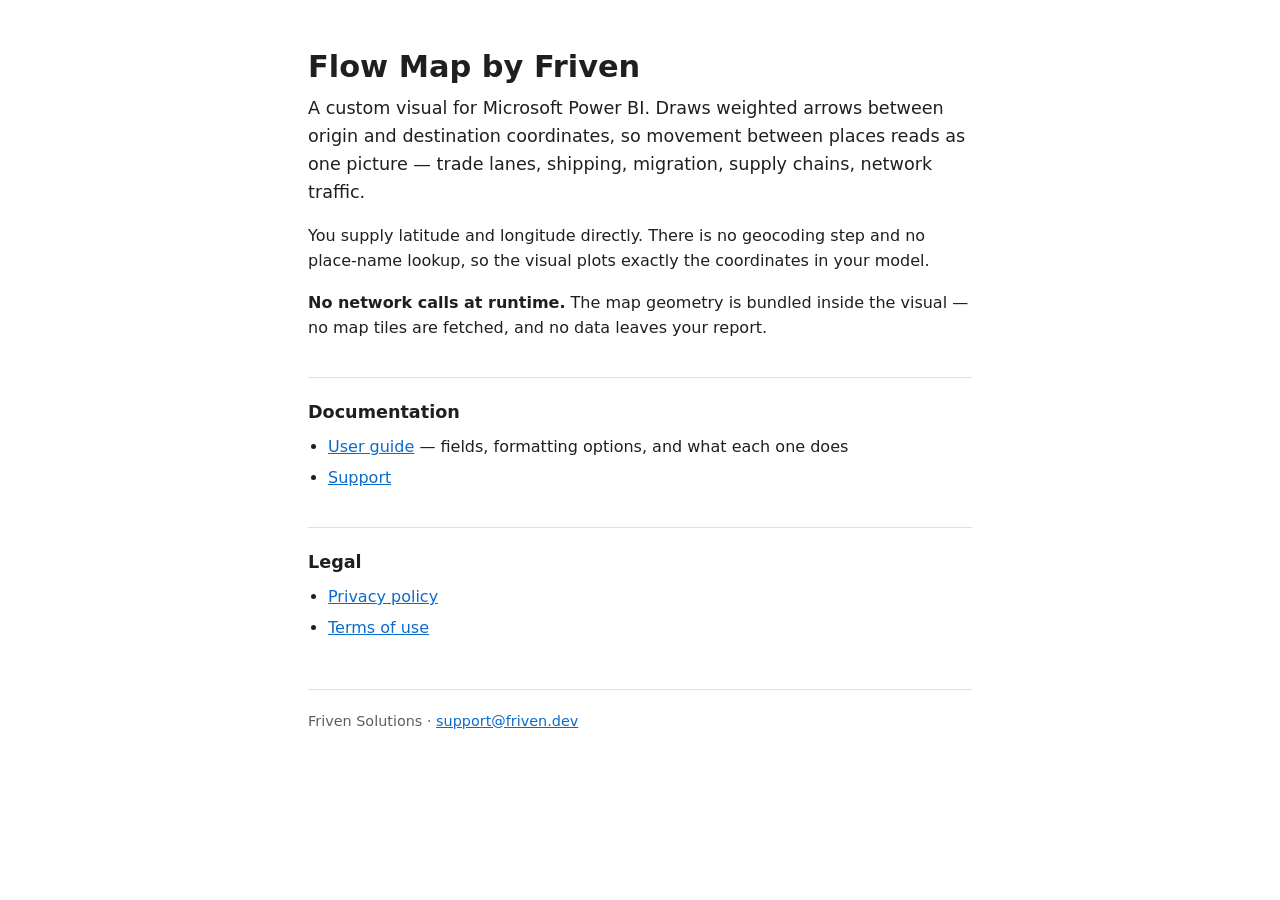
<file: index.html>
<!DOCTYPE html>
<html lang="en">
<head>
<meta charset="utf-8">
<meta name="viewport" content="width=device-width, initial-scale=1">
<title>Flow Map by Friven — Power BI visual</title>
<link rel="stylesheet" href="style.css">
</head>
<body>
<main>
  <h1>Flow Map by Friven</h1>
  <p class="lede">A custom visual for Microsoft Power BI. Draws weighted arrows between origin and
  destination coordinates, so movement between places reads as one picture — trade lanes, shipping,
  migration, supply chains, network traffic.</p>

  <p>You supply latitude and longitude directly. There is no geocoding step and no place-name
  lookup, so the visual plots exactly the coordinates in your model.</p>

  <p><strong>No network calls at runtime.</strong> The map geometry is bundled inside the visual —
  no map tiles are fetched, and no data leaves your report.</p>

  <h2>Documentation</h2>
  <ul>
    <li><a href="guide.html">User guide</a> — fields, formatting options, and what each one does</li>
    <li><a href="support.html">Support</a></li>
  </ul>

  <h2>Legal</h2>
  <ul>
    <li><a href="privacy.html">Privacy policy</a></li>
    <li><a href="terms.html">Terms of use</a></li>
  </ul>

  <footer><p>Friven Solutions · <a href="mailto:support@friven.dev">support@friven.dev</a></p></footer>
</main>
</body>
</html>
</file>
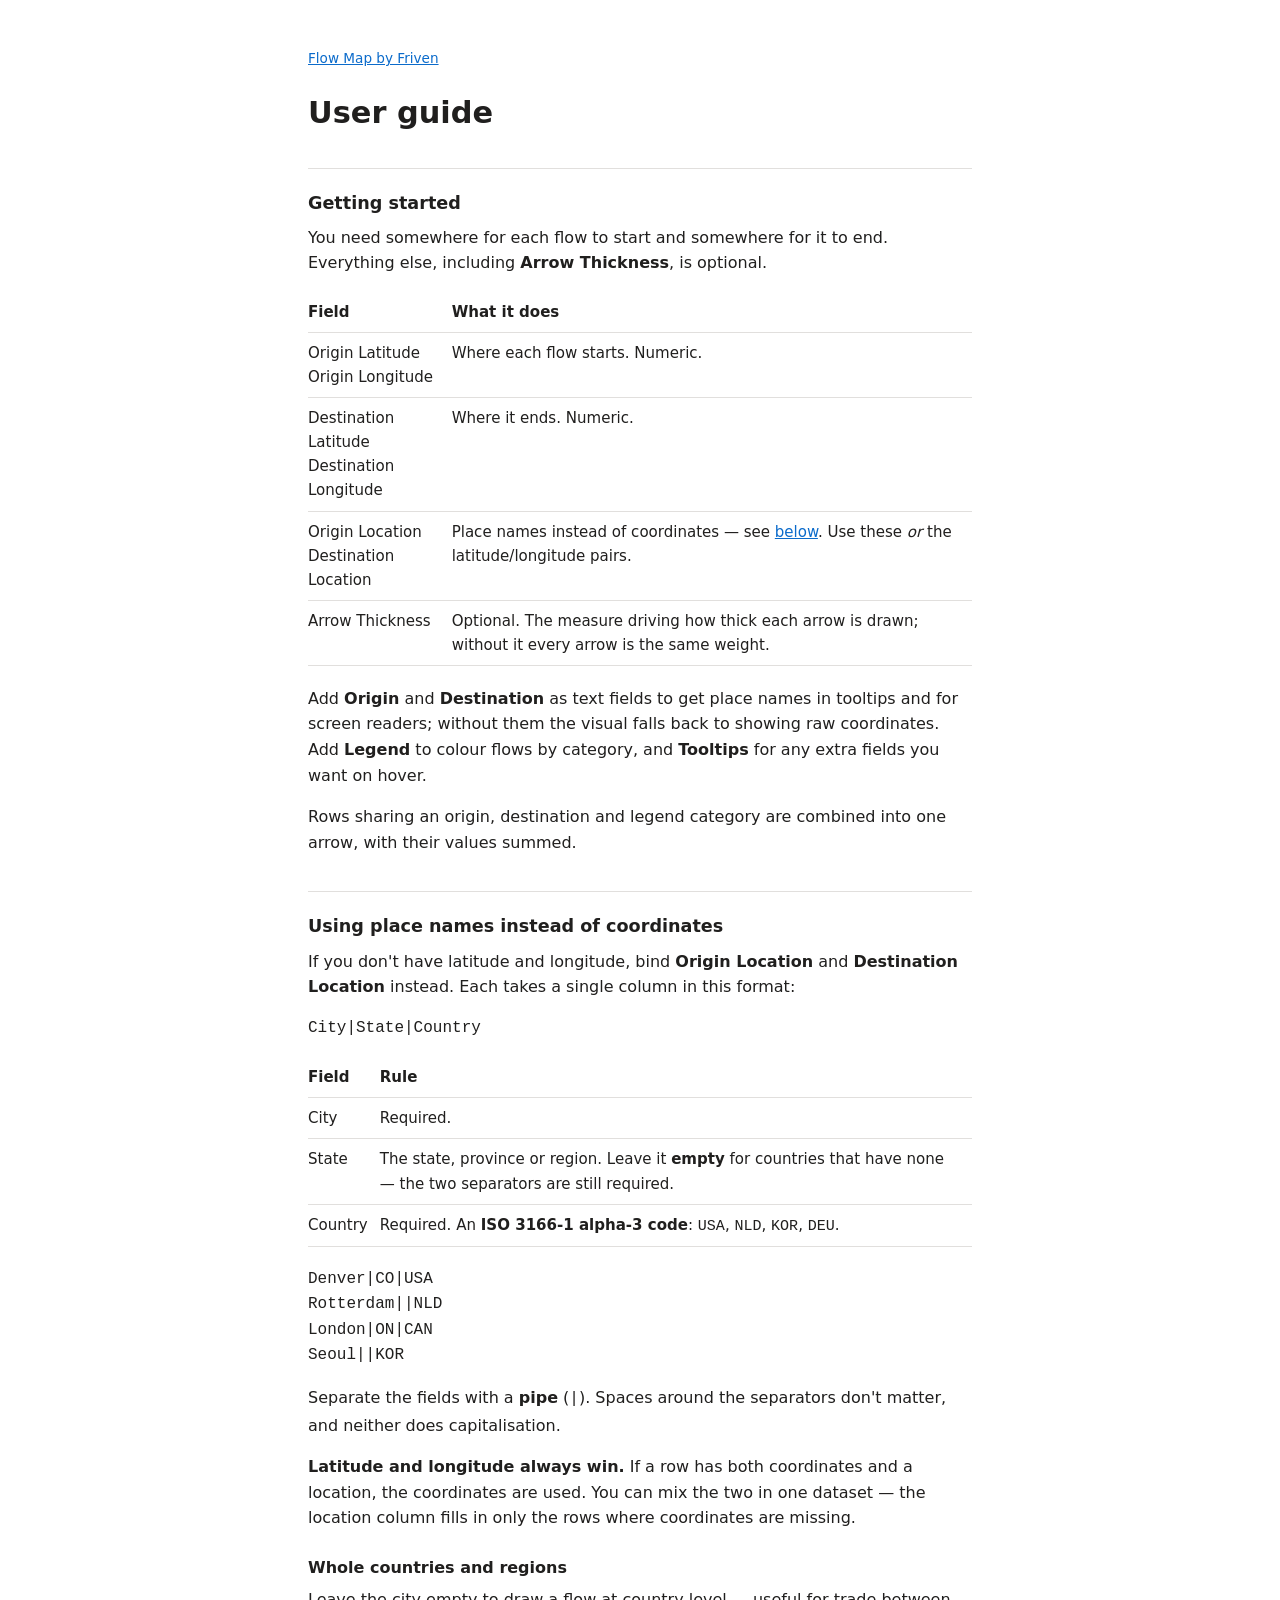
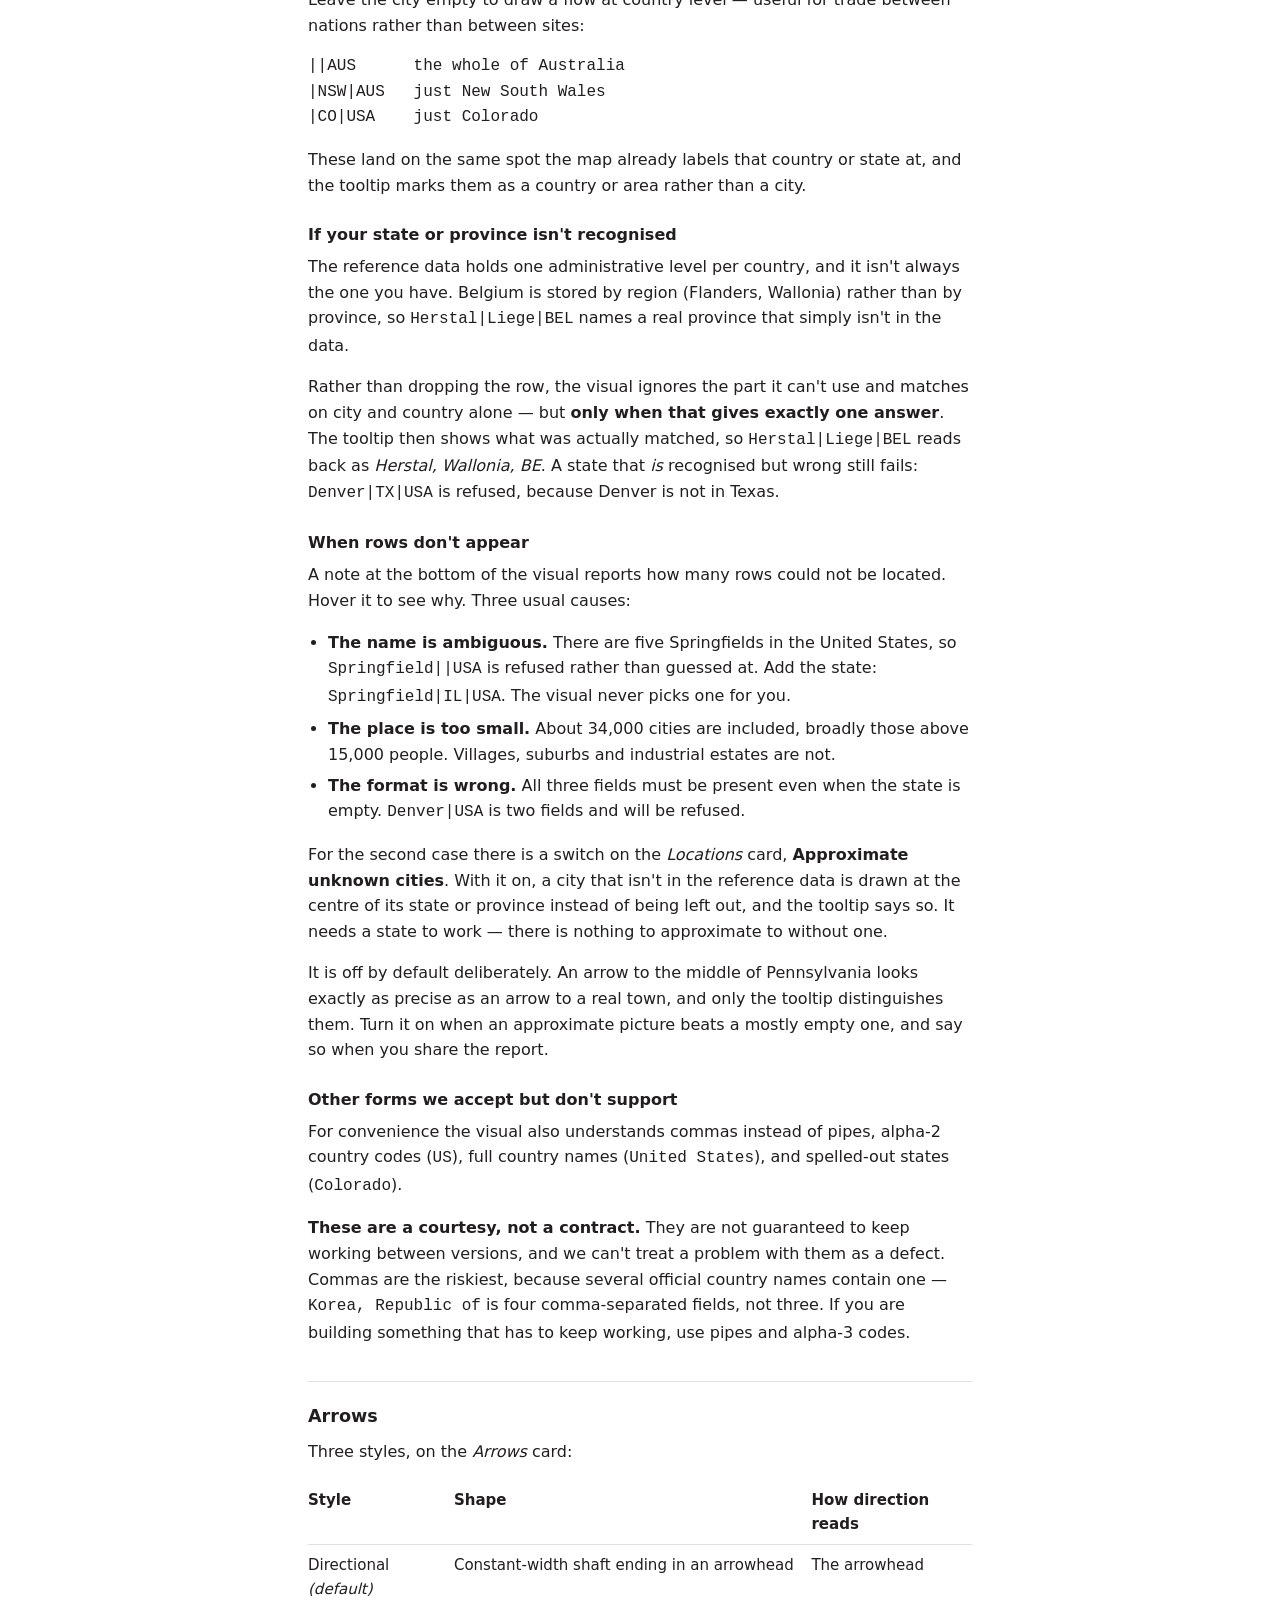
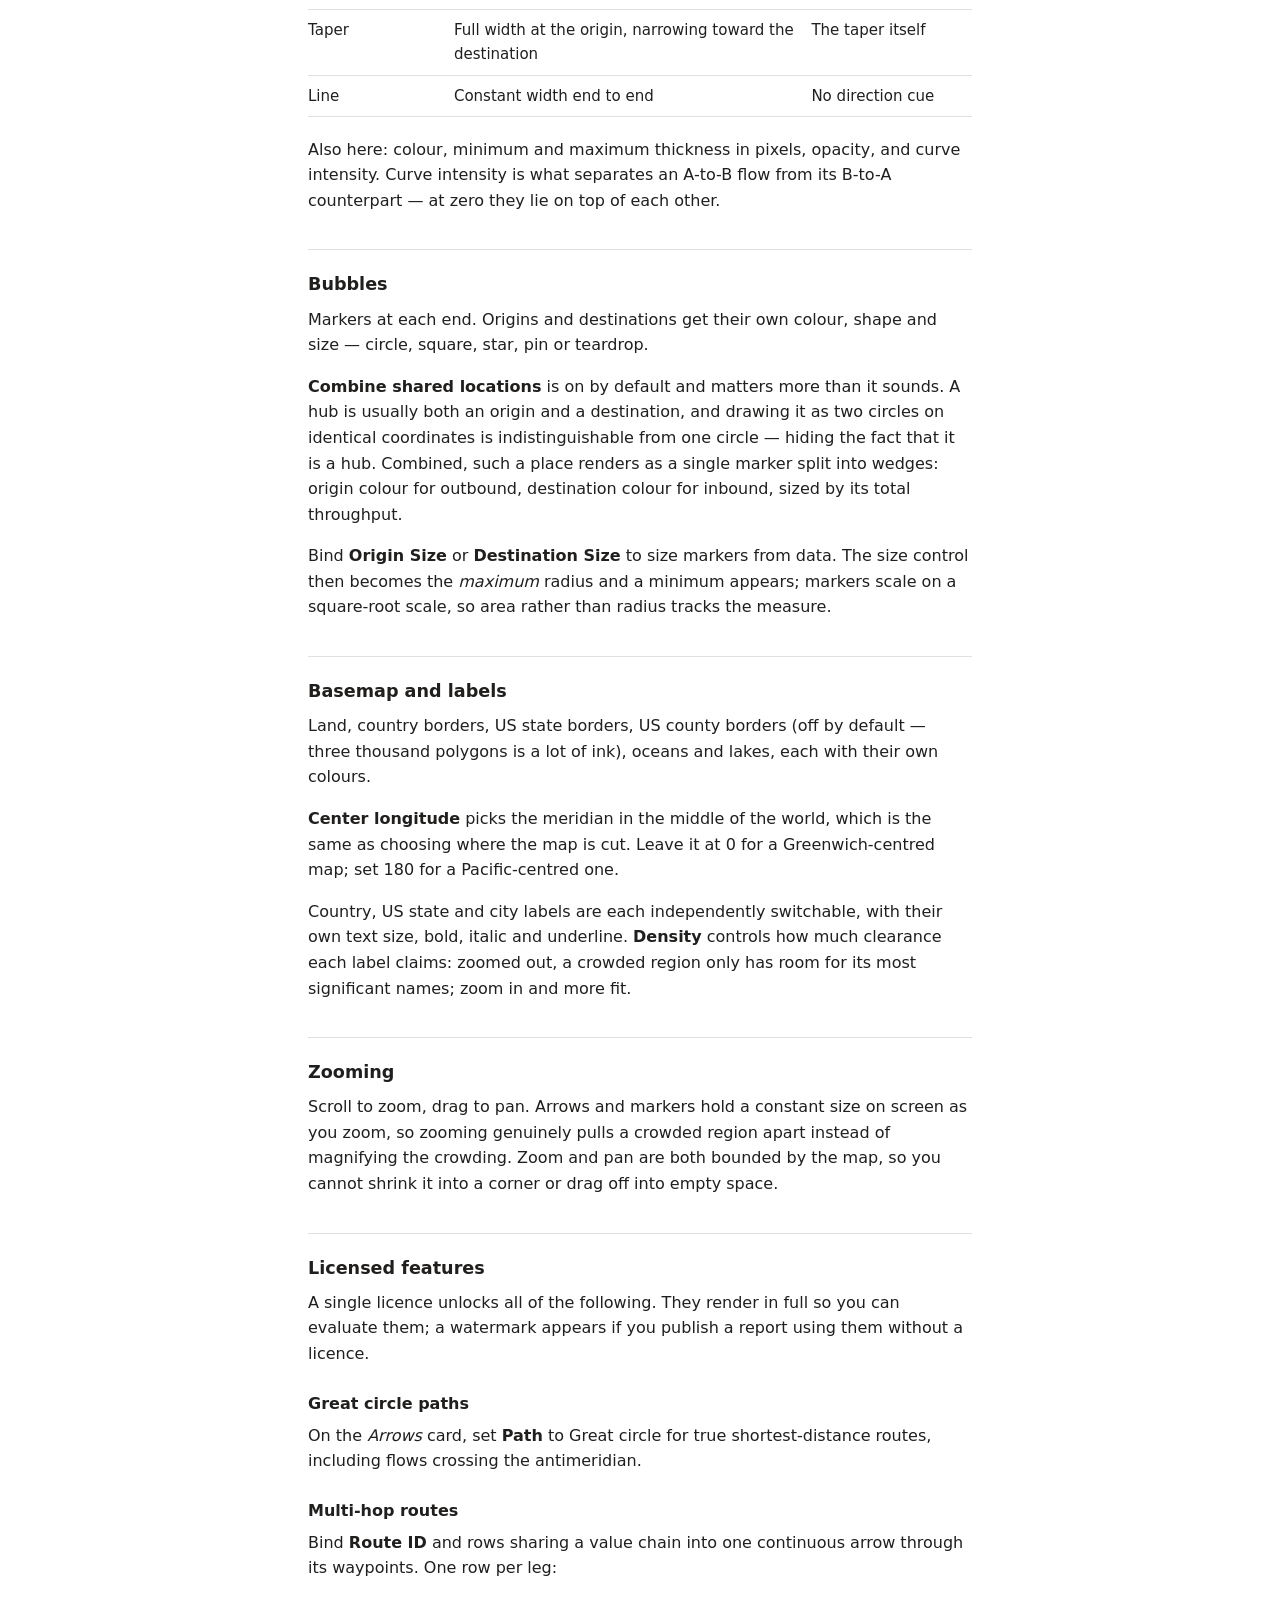
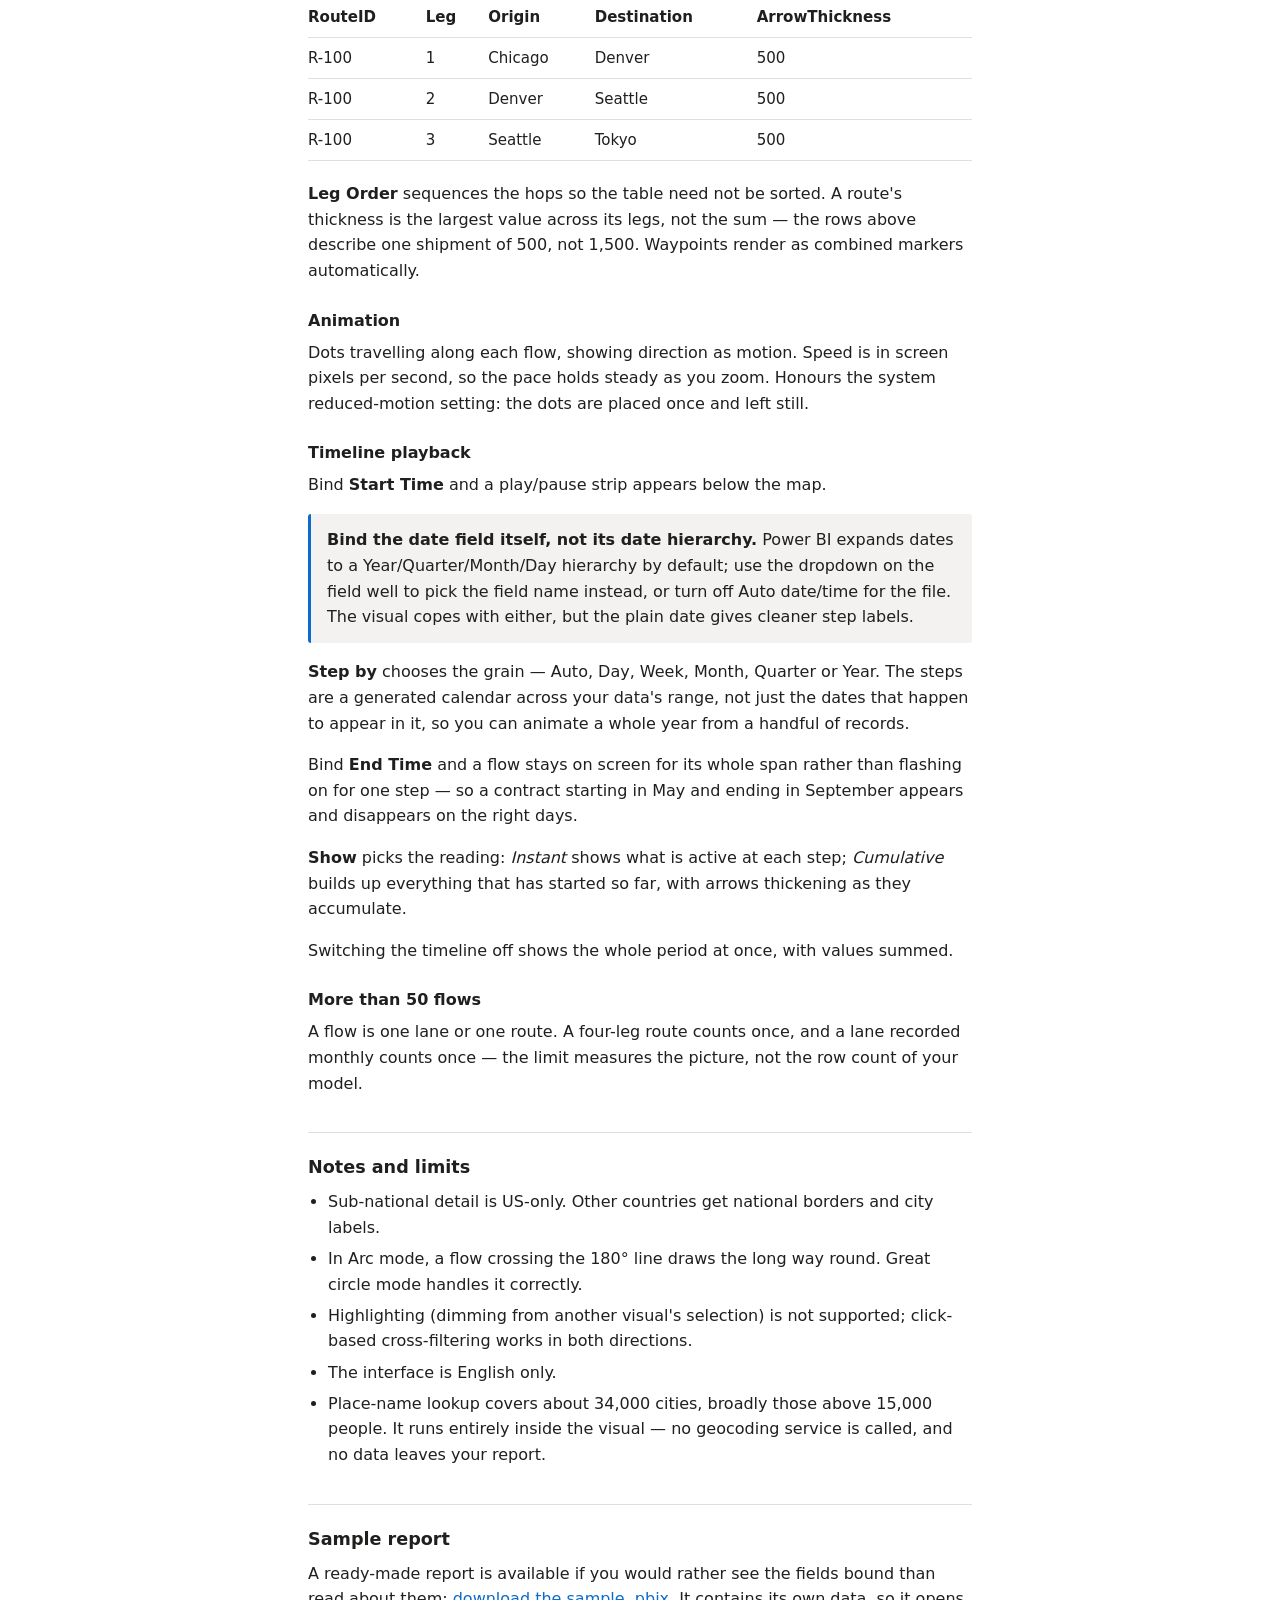
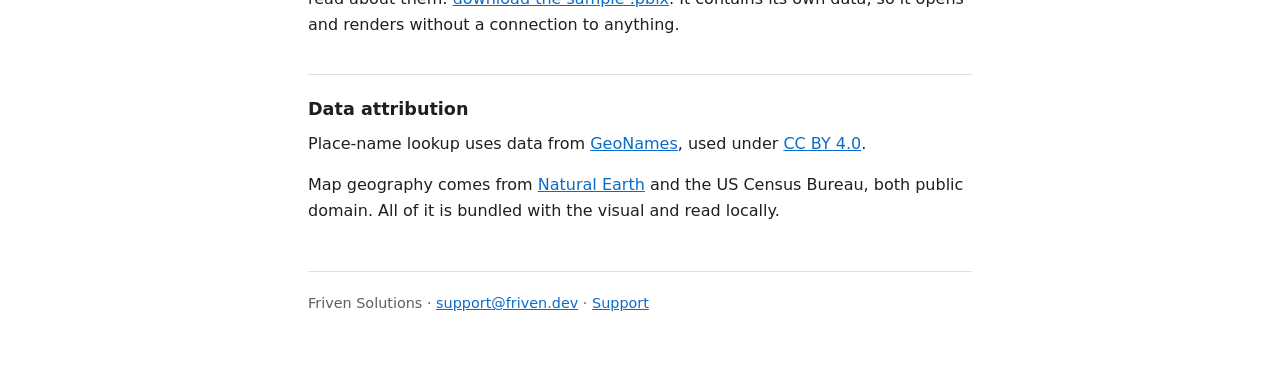
<file: guide.html>
<!DOCTYPE html>
<html lang="en">
<head>
<meta charset="utf-8">
<meta name="viewport" content="width=device-width, initial-scale=1">
<title>User guide — Flow Map by Friven</title>
<link rel="stylesheet" href="style.css">
</head>
<body>
<main>
  <p class="crumb"><a href="./">Flow Map by Friven</a></p>
  <h1>User guide</h1>

  <h2>Getting started</h2>
  <p>You need somewhere for each flow to start and somewhere for it to end. Everything else,
  including <strong>Arrow Thickness</strong>, is optional.</p>
  <table>
    <tr><th>Field</th><th>What it does</th></tr>
    <tr><td>Origin Latitude<br>Origin Longitude</td><td>Where each flow starts. Numeric.</td></tr>
    <tr><td>Destination Latitude<br>Destination Longitude</td><td>Where it ends. Numeric.</td></tr>
    <tr><td>Origin Location<br>Destination Location</td><td>Place names instead of coordinates —
      see <a href="#locations">below</a>. Use these <em>or</em> the latitude/longitude pairs.</td></tr>
    <tr><td>Arrow Thickness</td><td>Optional. The measure driving how thick each arrow is drawn;
      without it every arrow is the same weight.</td></tr>
  </table>

  <p>Add <strong>Origin</strong> and <strong>Destination</strong> as text fields to get place names
  in tooltips and for screen readers; without them the visual falls back to showing raw coordinates.
  Add <strong>Legend</strong> to colour flows by category, and <strong>Tooltips</strong> for any
  extra fields you want on hover.</p>

  <p>Rows sharing an origin, destination and legend category are combined into one arrow, with their
  values summed.</p>

  <h2 id="locations">Using place names instead of coordinates</h2>
  <p>If you don't have latitude and longitude, bind <strong>Origin Location</strong> and
  <strong>Destination Location</strong> instead. Each takes a single column in this format:</p>

  <pre><code>City|State|Country</code></pre>

  <table>
    <tr><th>Field</th><th>Rule</th></tr>
    <tr><td>City</td><td>Required.</td></tr>
    <tr><td>State</td><td>The state, province or region. Leave it <strong>empty</strong> for
      countries that have none — the two separators are still required.</td></tr>
    <tr><td>Country</td><td>Required. An <strong>ISO 3166-1 alpha-3 code</strong>:
      <code>USA</code>, <code>NLD</code>, <code>KOR</code>, <code>DEU</code>.</td></tr>
  </table>

  <pre><code>Denver|CO|USA
Rotterdam||NLD
London|ON|CAN
Seoul||KOR</code></pre>

  <p>Separate the fields with a <strong>pipe</strong> (<code>|</code>). Spaces around the
  separators don't matter, and neither does capitalisation.</p>

  <p><strong>Latitude and longitude always win.</strong> If a row has both coordinates and a
  location, the coordinates are used. You can mix the two in one dataset — the location column
  fills in only the rows where coordinates are missing.</p>

  <h3>Whole countries and regions</h3>
  <p>Leave the city empty to draw a flow at country level — useful for trade between nations
  rather than between sites:</p>
  <pre><code>||AUS      the whole of Australia
|NSW|AUS   just New South Wales
|CO|USA    just Colorado</code></pre>
  <p>These land on the same spot the map already labels that country or state at, and the
  tooltip marks them as a country or area rather than a city.</p>

  <h3>If your state or province isn't recognised</h3>
  <p>The reference data holds one administrative level per country, and it isn't always the one
  you have. Belgium is stored by region (Flanders, Wallonia) rather than by province, so
  <code>Herstal|Liege|BEL</code> names a real province that simply isn't in the data.</p>
  <p>Rather than dropping the row, the visual ignores the part it can't use and matches on city
  and country alone — but <strong>only when that gives exactly one answer</strong>. The tooltip
  then shows what was actually matched, so <code>Herstal|Liege|BEL</code> reads back as
  <em>Herstal, Wallonia, BE</em>. A state that <em>is</em> recognised but wrong still fails:
  <code>Denver|TX|USA</code> is refused, because Denver is not in Texas.</p>

  <h3>When rows don't appear</h3>
  <p>A note at the bottom of the visual reports how many rows could not be located. Hover it to
  see why. Three usual causes:</p>
  <ul>
    <li><strong>The name is ambiguous.</strong> There are five Springfields in the United States,
      so <code>Springfield||USA</code> is refused rather than guessed at. Add the state:
      <code>Springfield|IL|USA</code>. The visual never picks one for you.</li>
    <li><strong>The place is too small.</strong> About 34,000 cities are included, broadly those
      above 15,000 people. Villages, suburbs and industrial estates are not.</li>
    <li><strong>The format is wrong.</strong> All three fields must be present even when the state
      is empty. <code>Denver|USA</code> is two fields and will be refused.</li>
  </ul>

  <p>For the second case there is a switch on the <em>Locations</em> card,
  <strong>Approximate unknown cities</strong>. With it on, a city that isn't in the reference
  data is drawn at the centre of its state or province instead of being left out, and the
  tooltip says so. It needs a state to work — there is nothing to approximate to without one.</p>
  <p>It is off by default deliberately. An arrow to the middle of Pennsylvania looks exactly as
  precise as an arrow to a real town, and only the tooltip distinguishes them. Turn it on when
  an approximate picture beats a mostly empty one, and say so when you share the report.</p>

  <h3>Other forms we accept but don't support</h3>
  <p>For convenience the visual also understands commas instead of pipes, alpha-2 country codes
  (<code>US</code>), full country names (<code>United States</code>), and spelled-out states
  (<code>Colorado</code>).</p>
  <p><strong>These are a courtesy, not a contract.</strong> They are not guaranteed to keep working
  between versions, and we can't treat a problem with them as a defect. Commas are the riskiest,
  because several official country names contain one — <code>Korea, Republic of</code> is four
  comma-separated fields, not three. If you are building something that has to keep working, use
  pipes and alpha-3 codes.</p>

  <h2>Arrows</h2>
  <p>Three styles, on the <em>Arrows</em> card:</p>
  <table>
    <tr><th>Style</th><th>Shape</th><th>How direction reads</th></tr>
    <tr><td>Directional <em>(default)</em></td><td>Constant-width shaft ending in an arrowhead</td><td>The arrowhead</td></tr>
    <tr><td>Taper</td><td>Full width at the origin, narrowing toward the destination</td><td>The taper itself</td></tr>
    <tr><td>Line</td><td>Constant width end to end</td><td>No direction cue</td></tr>
  </table>
  <p>Also here: colour, minimum and maximum thickness in pixels, opacity, and curve intensity. Curve
  intensity is what separates an A-to-B flow from its B-to-A counterpart — at zero they lie on top of
  each other.</p>

  <h2>Bubbles</h2>
  <p>Markers at each end. Origins and destinations get their own colour, shape and size — circle,
  square, star, pin or teardrop.</p>
  <p><strong>Combine shared locations</strong> is on by default and matters more than it sounds. A
  hub is usually both an origin and a destination, and drawing it as two circles on identical
  coordinates is indistinguishable from one circle — hiding the fact that it is a hub. Combined, such
  a place renders as a single marker split into wedges: origin colour for outbound, destination
  colour for inbound, sized by its total throughput.</p>
  <p>Bind <strong>Origin Size</strong> or <strong>Destination Size</strong> to size markers from
  data. The size control then becomes the <em>maximum</em> radius and a minimum appears; markers
  scale on a square-root scale, so area rather than radius tracks the measure.</p>

  <h2>Basemap and labels</h2>
  <p>Land, country borders, US state borders, US county borders (off by default — three thousand
  polygons is a lot of ink), oceans and lakes, each with their own colours.</p>
  <p><strong>Center longitude</strong> picks the meridian in the middle of the world, which is the
  same as choosing where the map is cut. Leave it at 0 for a Greenwich-centred map; set 180 for a
  Pacific-centred one.</p>
  <p>Country, US state and city labels are each independently switchable, with their own text size,
  bold, italic and underline. <strong>Density</strong> controls how much clearance each label claims:
  zoomed out, a crowded region only has room for its most significant names; zoom in and more fit.</p>

  <h2>Zooming</h2>
  <p>Scroll to zoom, drag to pan. Arrows and markers hold a constant size on screen as you zoom, so
  zooming genuinely pulls a crowded region apart instead of magnifying the crowding. Zoom and pan are
  both bounded by the map, so you cannot shrink it into a corner or drag off into empty space.</p>

  <h2 id="licensed">Licensed features</h2>
  <p>A single licence unlocks all of the following. They render in full so you can evaluate them; a
  watermark appears if you publish a report using them without a licence.</p>

  <h3>Great circle paths</h3>
  <p>On the <em>Arrows</em> card, set <strong>Path</strong> to Great circle for true
  shortest-distance routes, including flows crossing the antimeridian.</p>

  <h3>Multi-hop routes</h3>
  <p>Bind <strong>Route ID</strong> and rows sharing a value chain into one continuous arrow through
  its waypoints. One row per leg:</p>
  <table>
    <tr><th>RouteID</th><th>Leg</th><th>Origin</th><th>Destination</th><th>ArrowThickness</th></tr>
    <tr><td>R-100</td><td>1</td><td>Chicago</td><td>Denver</td><td>500</td></tr>
    <tr><td>R-100</td><td>2</td><td>Denver</td><td>Seattle</td><td>500</td></tr>
    <tr><td>R-100</td><td>3</td><td>Seattle</td><td>Tokyo</td><td>500</td></tr>
  </table>
  <p><strong>Leg Order</strong> sequences the hops so the table need not be sorted. A route's
  thickness is the largest value across its legs, not the sum — the rows above describe one shipment
  of 500, not 1,500. Waypoints render as combined markers automatically.</p>

  <h3>Animation</h3>
  <p>Dots travelling along each flow, showing direction as motion. Speed is in screen pixels per
  second, so the pace holds steady as you zoom. Honours the system reduced-motion setting: the dots
  are placed once and left still.</p>

  <h3>Timeline playback</h3>
  <p>Bind <strong>Start Time</strong> and a play/pause strip appears below the map.</p>
  <p class="note"><strong>Bind the date field itself, not its date hierarchy.</strong> Power BI
  expands dates to a Year/Quarter/Month/Day hierarchy by default; use the dropdown on the field well
  to pick the field name instead, or turn off Auto date/time for the file. The visual copes with
  either, but the plain date gives cleaner step labels.</p>
  <p><strong>Step by</strong> chooses the grain — Auto, Day, Week, Month, Quarter or Year. The steps
  are a generated calendar across your data's range, not just the dates that happen to appear in it,
  so you can animate a whole year from a handful of records.</p>
  <p>Bind <strong>End Time</strong> and a flow stays on screen for its whole span rather than
  flashing on for one step — so a contract starting in May and ending in September appears and
  disappears on the right days.</p>
  <p><strong>Show</strong> picks the reading: <em>Instant</em> shows what is active at each step;
  <em>Cumulative</em> builds up everything that has started so far, with arrows thickening as they
  accumulate.</p>
  <p>Switching the timeline off shows the whole period at once, with values summed.</p>

  <h3>More than 50 flows</h3>
  <p>A flow is one lane or one route. A four-leg route counts once, and a lane recorded monthly
  counts once — the limit measures the picture, not the row count of your model.</p>

  <h2>Notes and limits</h2>
  <ul>
    <li>Sub-national detail is US-only. Other countries get national borders and city labels.</li>
    <li>In Arc mode, a flow crossing the 180° line draws the long way round. Great circle mode
      handles it correctly.</li>
    <li>Highlighting (dimming from another visual's selection) is not supported; click-based
      cross-filtering works in both directions.</li>
    <li>The interface is English only.</li>
    <li>Place-name lookup covers about 34,000 cities, broadly those above 15,000 people. It runs
      entirely inside the visual — no geocoding service is called, and no data leaves your
      report.</li>
  </ul>

  <h2>Sample report</h2>
  <p>A ready-made report is available if you would rather see the fields bound than read about
  them: <a href="sample/flow-map-sample.pbix">download the sample .pbix</a>. It contains its own
  data, so it opens and renders without a connection to anything.</p>

  <h2 id="attribution">Data attribution</h2>
  <p>Place-name lookup uses data from <a href="https://www.geonames.org/">GeoNames</a>, used under
  <a href="https://creativecommons.org/licenses/by/4.0/">CC BY 4.0</a>.</p>
  <p>Map geography comes from <a href="https://www.naturalearthdata.com/">Natural Earth</a> and the
  US Census Bureau, both public domain. All of it is bundled with the visual and read locally.</p>

  <footer><p>Friven Solutions · <a href="mailto:support@friven.dev">support@friven.dev</a> ·
  <a href="support.html">Support</a></p></footer>
</main>
</body>
</html>
</file>
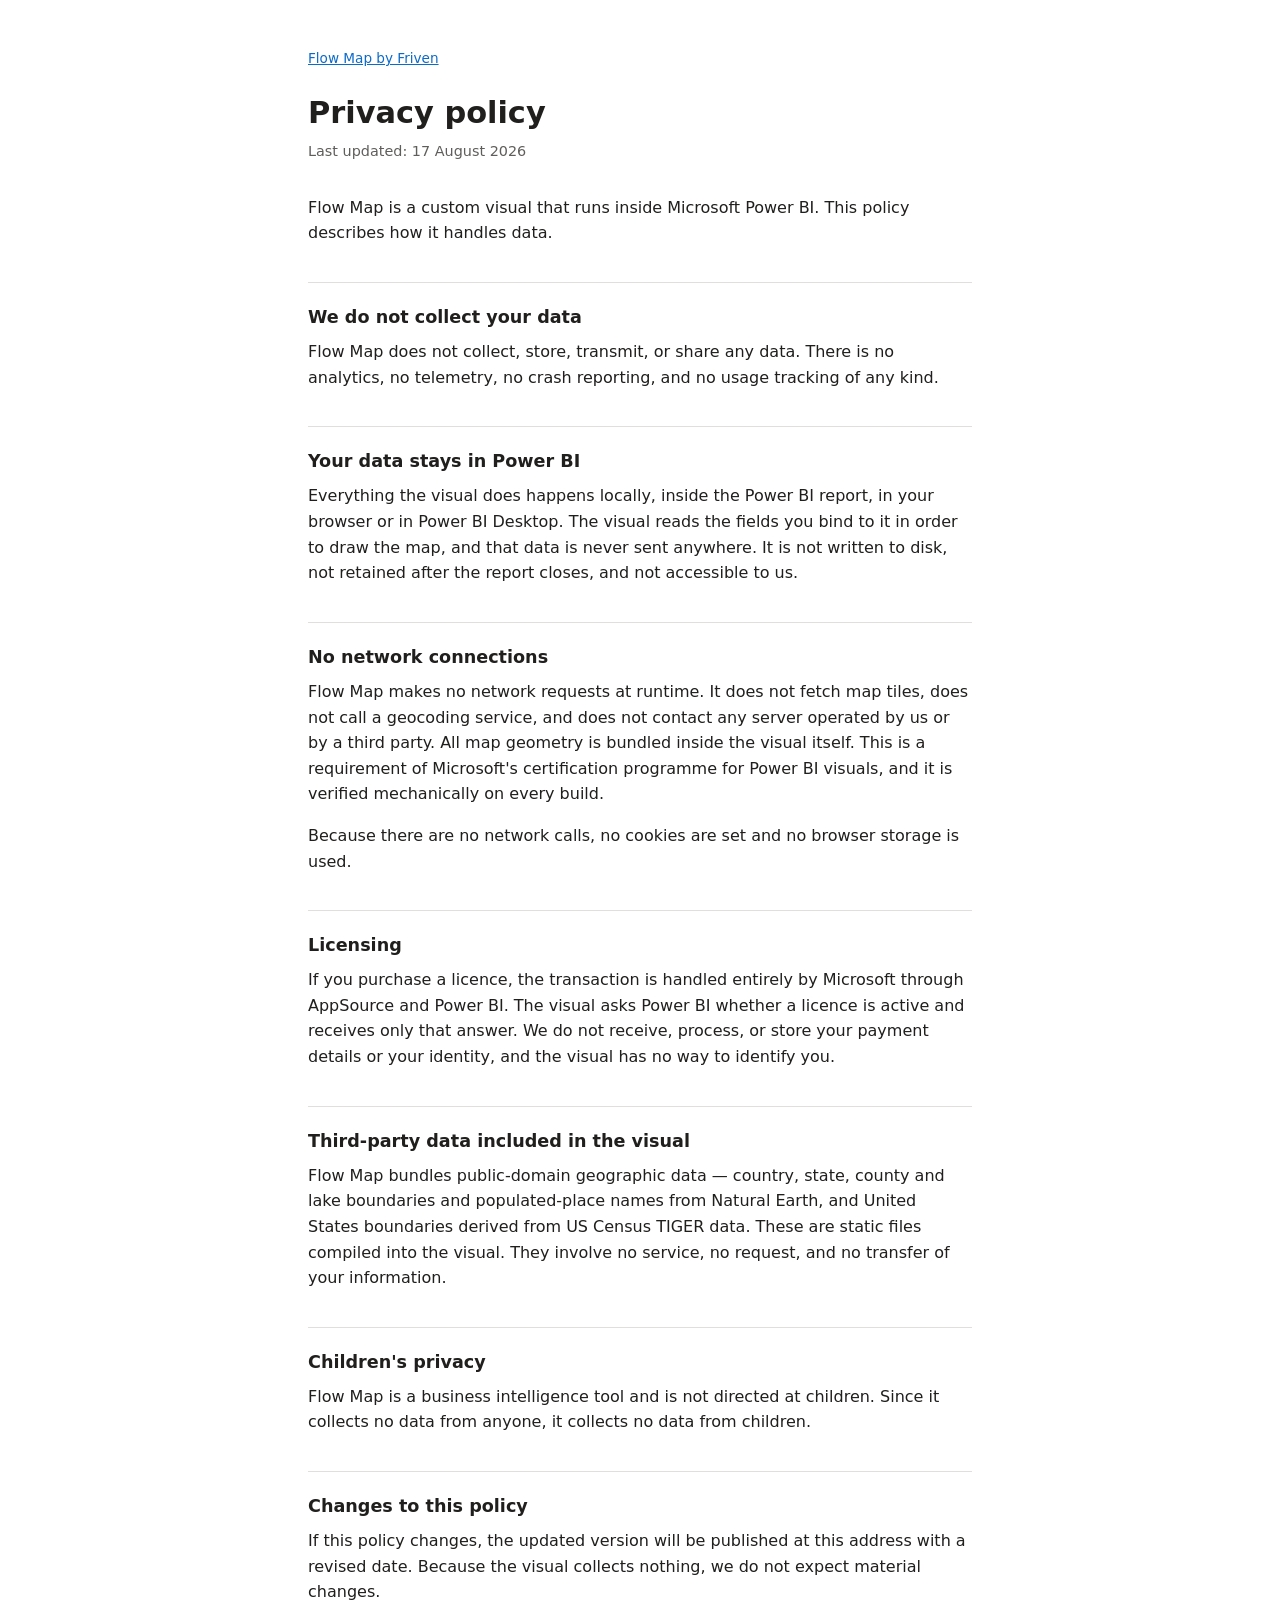
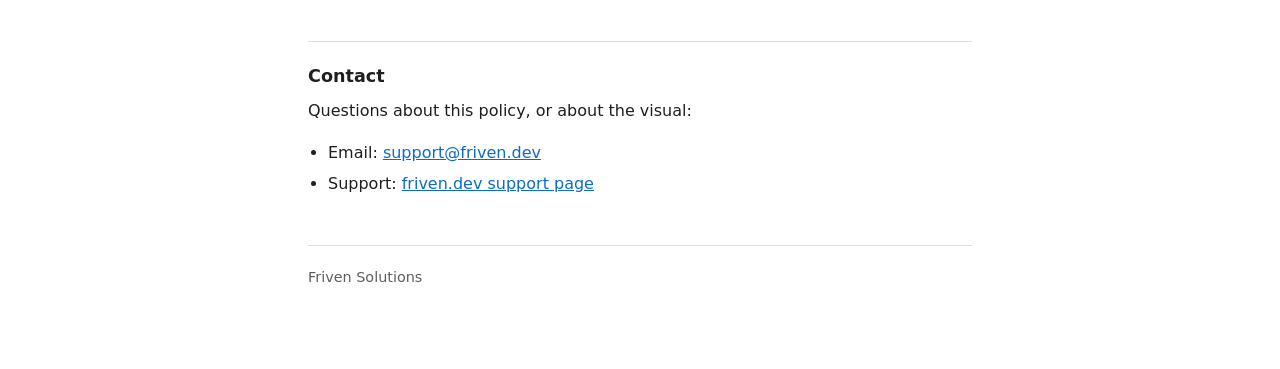
<file: privacy.html>
<!DOCTYPE html>
<html lang="en">
<head>
<meta charset="utf-8">
<meta name="viewport" content="width=device-width, initial-scale=1">
<title>Privacy policy — Flow Map by Friven</title>
<link rel="stylesheet" href="style.css">
</head>
<body>
<main>
  <p class="crumb"><a href="./">Flow Map by Friven</a></p>
  <h1>Privacy policy</h1>
  <p class="updated">Last updated: 17 August 2026</p>

  <p>Flow Map is a custom visual that runs inside Microsoft Power BI. This policy describes how it
  handles data.</p>

  <h2>We do not collect your data</h2>
  <p>Flow Map does not collect, store, transmit, or share any data. There is no analytics, no
  telemetry, no crash reporting, and no usage tracking of any kind.</p>

  <h2>Your data stays in Power BI</h2>
  <p>Everything the visual does happens locally, inside the Power BI report, in your browser or in
  Power BI Desktop. The visual reads the fields you bind to it in order to draw the map, and that
  data is never sent anywhere. It is not written to disk, not retained after the report closes, and
  not accessible to us.</p>

  <h2>No network connections</h2>
  <p>Flow Map makes no network requests at runtime. It does not fetch map tiles, does not call a
  geocoding service, and does not contact any server operated by us or by a third party. All map
  geometry is bundled inside the visual itself. This is a requirement of Microsoft's certification
  programme for Power BI visuals, and it is verified mechanically on every build.</p>
  <p>Because there are no network calls, no cookies are set and no browser storage is used.</p>

  <h2>Licensing</h2>
  <p>If you purchase a licence, the transaction is handled entirely by Microsoft through AppSource
  and Power BI. The visual asks Power BI whether a licence is active and receives only that answer.
  We do not receive, process, or store your payment details or your identity, and the visual has no
  way to identify you.</p>

  <h2>Third-party data included in the visual</h2>
  <p>Flow Map bundles public-domain geographic data — country, state, county and lake boundaries and
  populated-place names from Natural Earth, and United States boundaries derived from US Census
  TIGER data. These are static files compiled into the visual. They involve no service, no request,
  and no transfer of your information.</p>

  <h2>Children's privacy</h2>
  <p>Flow Map is a business intelligence tool and is not directed at children. Since it collects no
  data from anyone, it collects no data from children.</p>

  <h2>Changes to this policy</h2>
  <p>If this policy changes, the updated version will be published at this address with a revised
  date. Because the visual collects nothing, we do not expect material changes.</p>

  <h2>Contact</h2>
  <p>Questions about this policy, or about the visual:</p>
  <ul>
    <li>Email: <a href="mailto:support@friven.dev">support@friven.dev</a></li>
    <li>Support: <a href="support.html">friven.dev support page</a></li>
  </ul>

  <footer><p>Friven Solutions</p></footer>
</main>
</body>
</html>
</file>
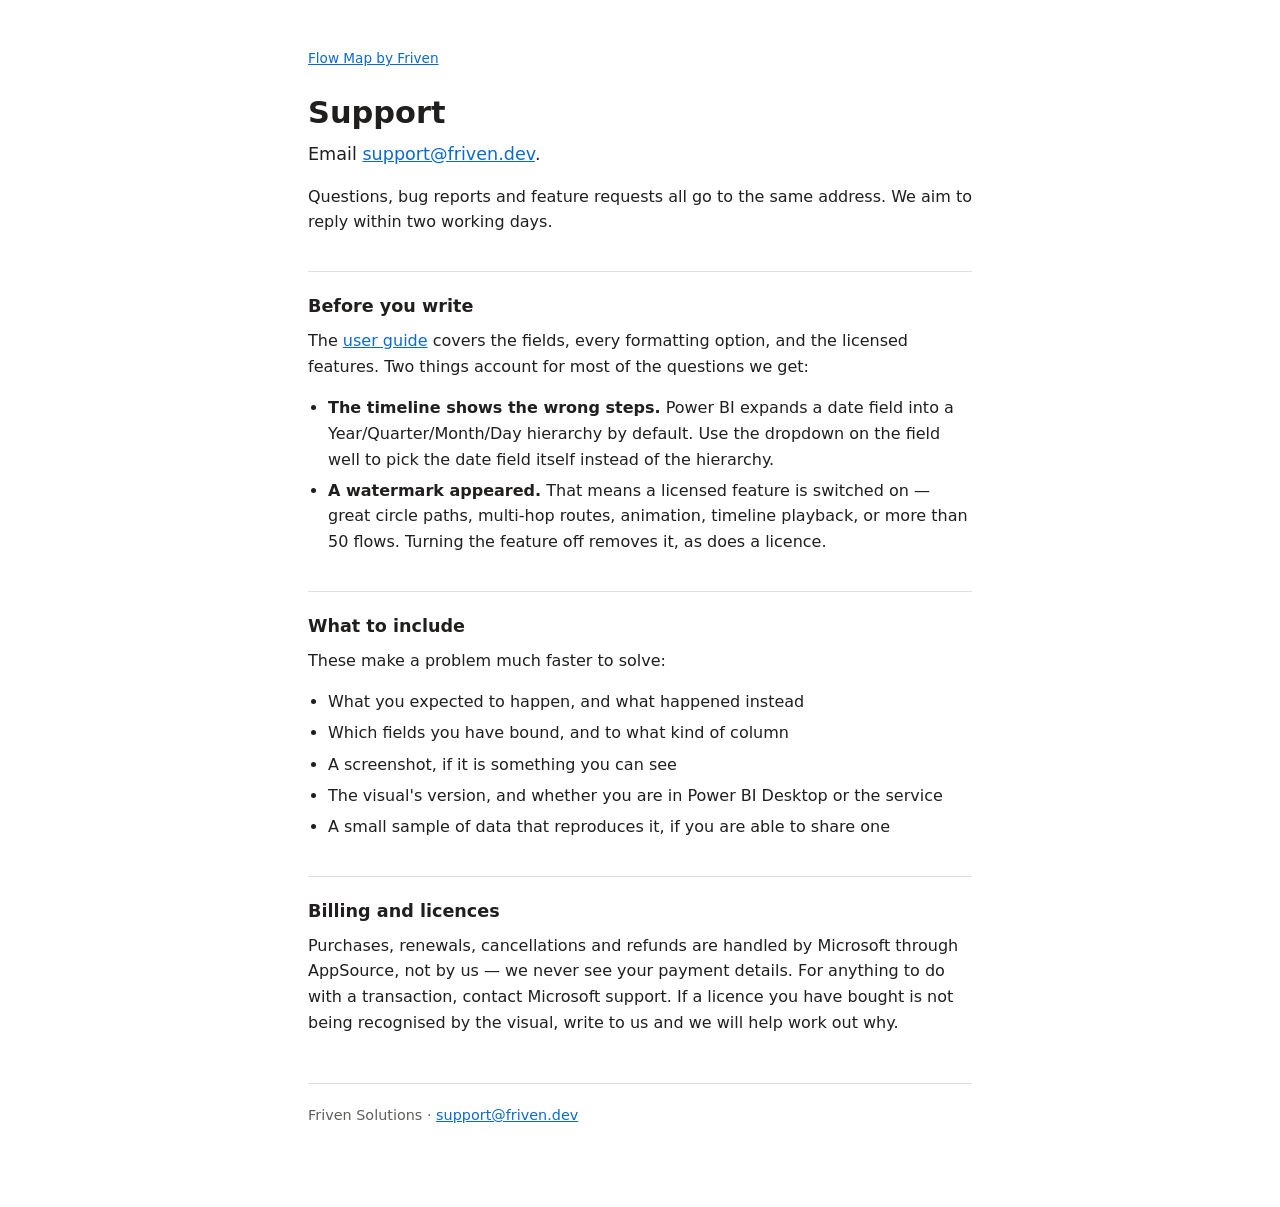
<file: support.html>
<!DOCTYPE html>
<html lang="en">
<head>
<meta charset="utf-8">
<meta name="viewport" content="width=device-width, initial-scale=1">
<title>Support — Flow Map by Friven</title>
<link rel="stylesheet" href="style.css">
</head>
<body>
<main>
  <p class="crumb"><a href="./">Flow Map by Friven</a></p>
  <h1>Support</h1>

  <p class="lede">Email <a href="mailto:support@friven.dev">support@friven.dev</a>.</p>

  <p>Questions, bug reports and feature requests all go to the same address. We aim to reply within
  two working days.</p>

  <h2>Before you write</h2>
  <p>The <a href="guide.html">user guide</a> covers the fields, every formatting option, and the
  licensed features. Two things account for most of the questions we get:</p>
  <ul>
    <li><strong>The timeline shows the wrong steps.</strong> Power BI expands a date field into a
      Year/Quarter/Month/Day hierarchy by default. Use the dropdown on the field well to pick the
      date field itself instead of the hierarchy.</li>
    <li><strong>A watermark appeared.</strong> That means a licensed feature is switched on —
      great circle paths, multi-hop routes, animation, timeline playback, or more than 50 flows.
      Turning the feature off removes it, as does a licence.</li>
  </ul>

  <h2>What to include</h2>
  <p>These make a problem much faster to solve:</p>
  <ul>
    <li>What you expected to happen, and what happened instead</li>
    <li>Which fields you have bound, and to what kind of column</li>
    <li>A screenshot, if it is something you can see</li>
    <li>The visual's version, and whether you are in Power BI Desktop or the service</li>
    <li>A small sample of data that reproduces it, if you are able to share one</li>
  </ul>

  <h2>Billing and licences</h2>
  <p>Purchases, renewals, cancellations and refunds are handled by Microsoft through AppSource, not
  by us — we never see your payment details. For anything to do with a transaction, contact
  Microsoft support. If a licence you have bought is not being recognised by the visual, write to us
  and we will help work out why.</p>

  <footer><p>Friven Solutions · <a href="mailto:support@friven.dev">support@friven.dev</a></p></footer>
</main>
</body>
</html>
</file>
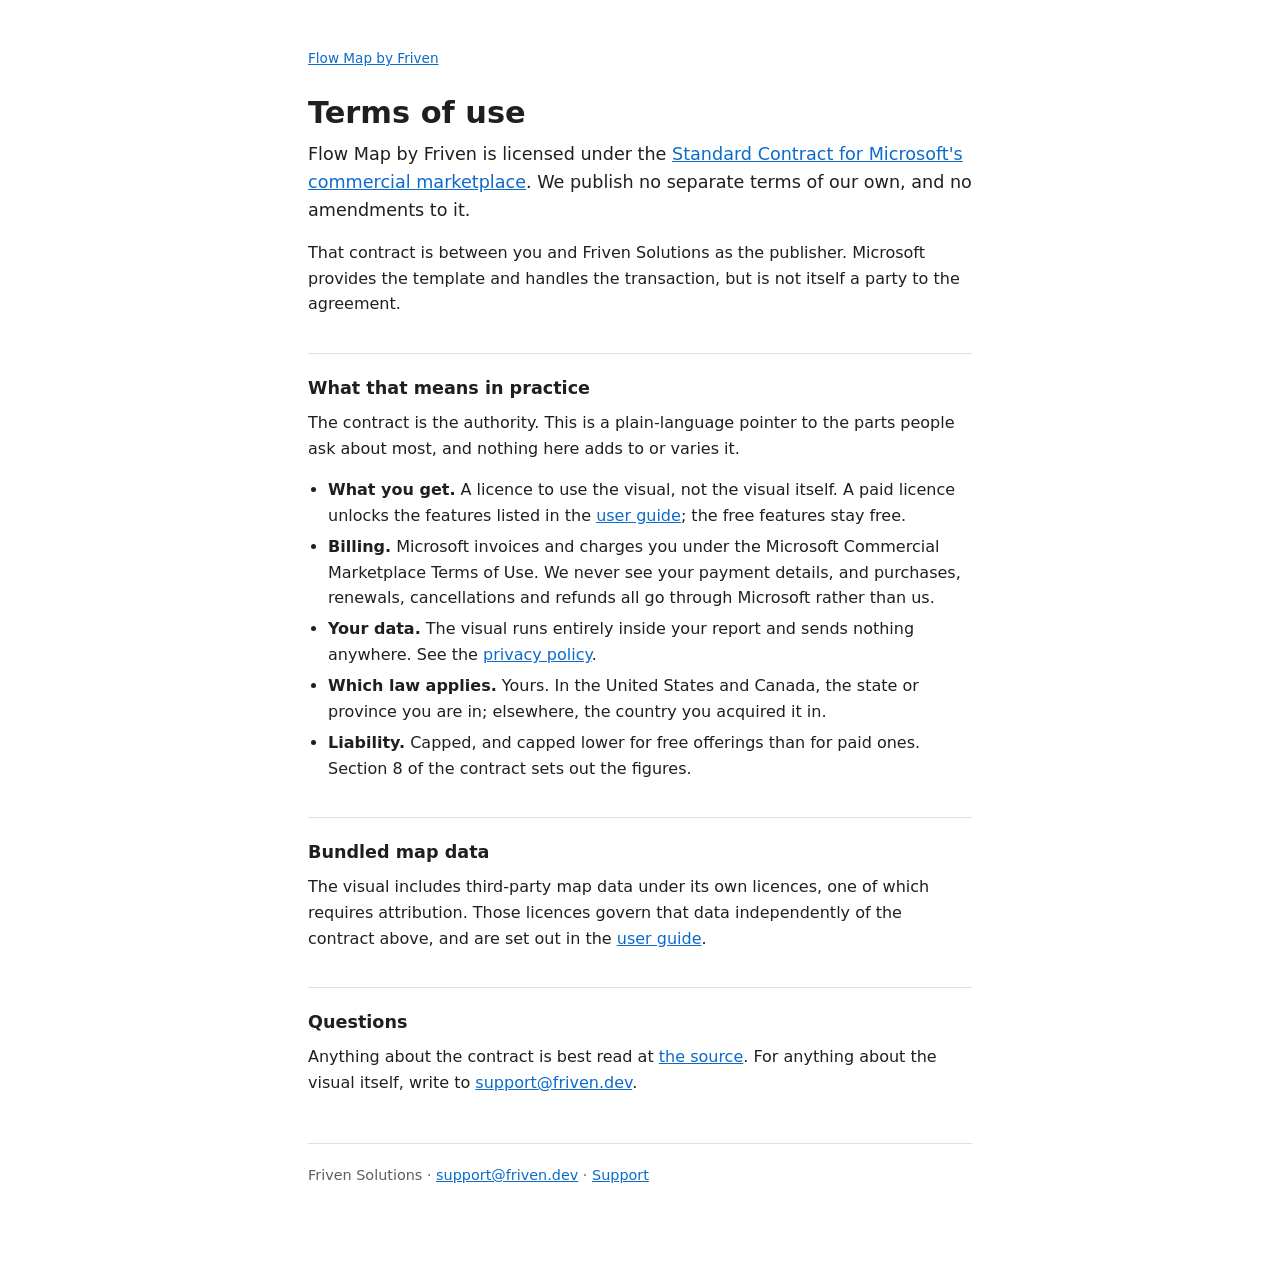
<file: terms.html>
<!DOCTYPE html>
<html lang="en">
<head>
<meta charset="utf-8">
<meta name="viewport" content="width=device-width, initial-scale=1">
<title>Terms of use — Flow Map by Friven</title>
<link rel="stylesheet" href="style.css">
</head>
<body>
<main>
  <p class="crumb"><a href="./">Flow Map by Friven</a></p>
  <h1>Terms of use</h1>

  <p class="lede">Flow Map by Friven is licensed under the
  <a href="https://learn.microsoft.com/en-us/legal/marketplace/standard-contract">Standard Contract
  for Microsoft's commercial marketplace</a>. We publish no separate terms of our own, and no
  amendments to it.</p>

  <p>That contract is between you and Friven Solutions as the publisher. Microsoft provides the
  template and handles the transaction, but is not itself a party to the agreement.</p>

  <h2>What that means in practice</h2>
  <p>The contract is the authority. This is a plain-language pointer to the parts people ask about
  most, and nothing here adds to or varies it.</p>
  <ul>
    <li><strong>What you get.</strong> A licence to use the visual, not the visual itself. A paid
      licence unlocks the features listed in the <a href="guide.html#licensed">user guide</a>; the
      free features stay free.</li>
    <li><strong>Billing.</strong> Microsoft invoices and charges you under the Microsoft Commercial
      Marketplace Terms of Use. We never see your payment details, and purchases, renewals,
      cancellations and refunds all go through Microsoft rather than us.</li>
    <li><strong>Your data.</strong> The visual runs entirely inside your report and sends nothing
      anywhere. See the <a href="privacy.html">privacy policy</a>.</li>
    <li><strong>Which law applies.</strong> Yours. In the United States and Canada, the state or
      province you are in; elsewhere, the country you acquired it in.</li>
    <li><strong>Liability.</strong> Capped, and capped lower for free offerings than for paid ones.
      Section 8 of the contract sets out the figures.</li>
  </ul>

  <h2>Bundled map data</h2>
  <p>The visual includes third-party map data under its own licences, one of which requires
  attribution. Those licences govern that data independently of the contract above, and are set out
  in the <a href="guide.html#attribution">user guide</a>.</p>

  <h2>Questions</h2>
  <p>Anything about the contract is best read at
  <a href="https://learn.microsoft.com/en-us/legal/marketplace/standard-contract">the source</a>.
  For anything about the visual itself, write to
  <a href="mailto:support@friven.dev">support@friven.dev</a>.</p>

  <footer><p>Friven Solutions · <a href="mailto:support@friven.dev">support@friven.dev</a> ·
  <a href="support.html">Support</a></p></footer>
</main>
</body>
</html>
</file>
<file: style.css>
:root {
    --ink: #201f1e;
    --muted: #605e5c;
    --rule: #e1dfdd;
    --accent: #0b6bcb;
    --paper: #ffffff;
    --note: #f3f2f1;
}

@media (prefers-color-scheme: dark) {
    :root {
        --ink: #eaeaea;
        --muted: #a9a6a3;
        --rule: #3a3a3a;
        --accent: #5aa9f5;
        --paper: #1b1b1b;
        --note: #262626;
    }
}

* { box-sizing: border-box; }

body {
    margin: 0;
    background: var(--paper);
    color: var(--ink);
    font-family: "Segoe UI", system-ui, -apple-system, Helvetica, Arial, sans-serif;
    font-size: 16px;
    line-height: 1.6;
}

main {
    max-width: 44rem;
    margin: 0 auto;
    padding: 3rem 1.25rem 4rem;
}

h1 {
    font-size: 1.9rem;
    line-height: 1.25;
    margin: 0 0 0.5rem;
}

h2 {
    font-size: 1.1rem;
    margin: 2.25rem 0 0.5rem;
    padding-top: 1.25rem;
    border-top: 1px solid var(--rule);
}

p, ul { margin: 0 0 1rem; }
ul { padding-left: 1.25rem; }
li { margin-bottom: 0.35rem; }

a { color: var(--accent); }
a:hover { text-decoration: none; }

.lede { font-size: 1.1rem; }

.crumb {
    font-size: 0.85rem;
    margin-bottom: 1.5rem;
}

.updated {
    color: var(--muted);
    font-size: 0.9rem;
    margin-bottom: 2rem;
}

.note {
    background: var(--note);
    border-left: 3px solid var(--accent);
    padding: 0.85rem 1rem;
    border-radius: 3px;
}

footer {
    margin-top: 3rem;
    padding-top: 1.25rem;
    border-top: 1px solid var(--rule);
    color: var(--muted);
    font-size: 0.9rem;
}

table {
    width: 100%;
    border-collapse: collapse;
    margin: 0 0 1.25rem;
    font-size: 0.94rem;
}

th, td {
    text-align: left;
    vertical-align: top;
    padding: 0.5rem 0.75rem 0.5rem 0;
    border-bottom: 1px solid var(--rule);
}

th { font-weight: 600; }

h3 {
    font-size: 1rem;
    margin: 1.5rem 0 0.4rem;
}
</file>
